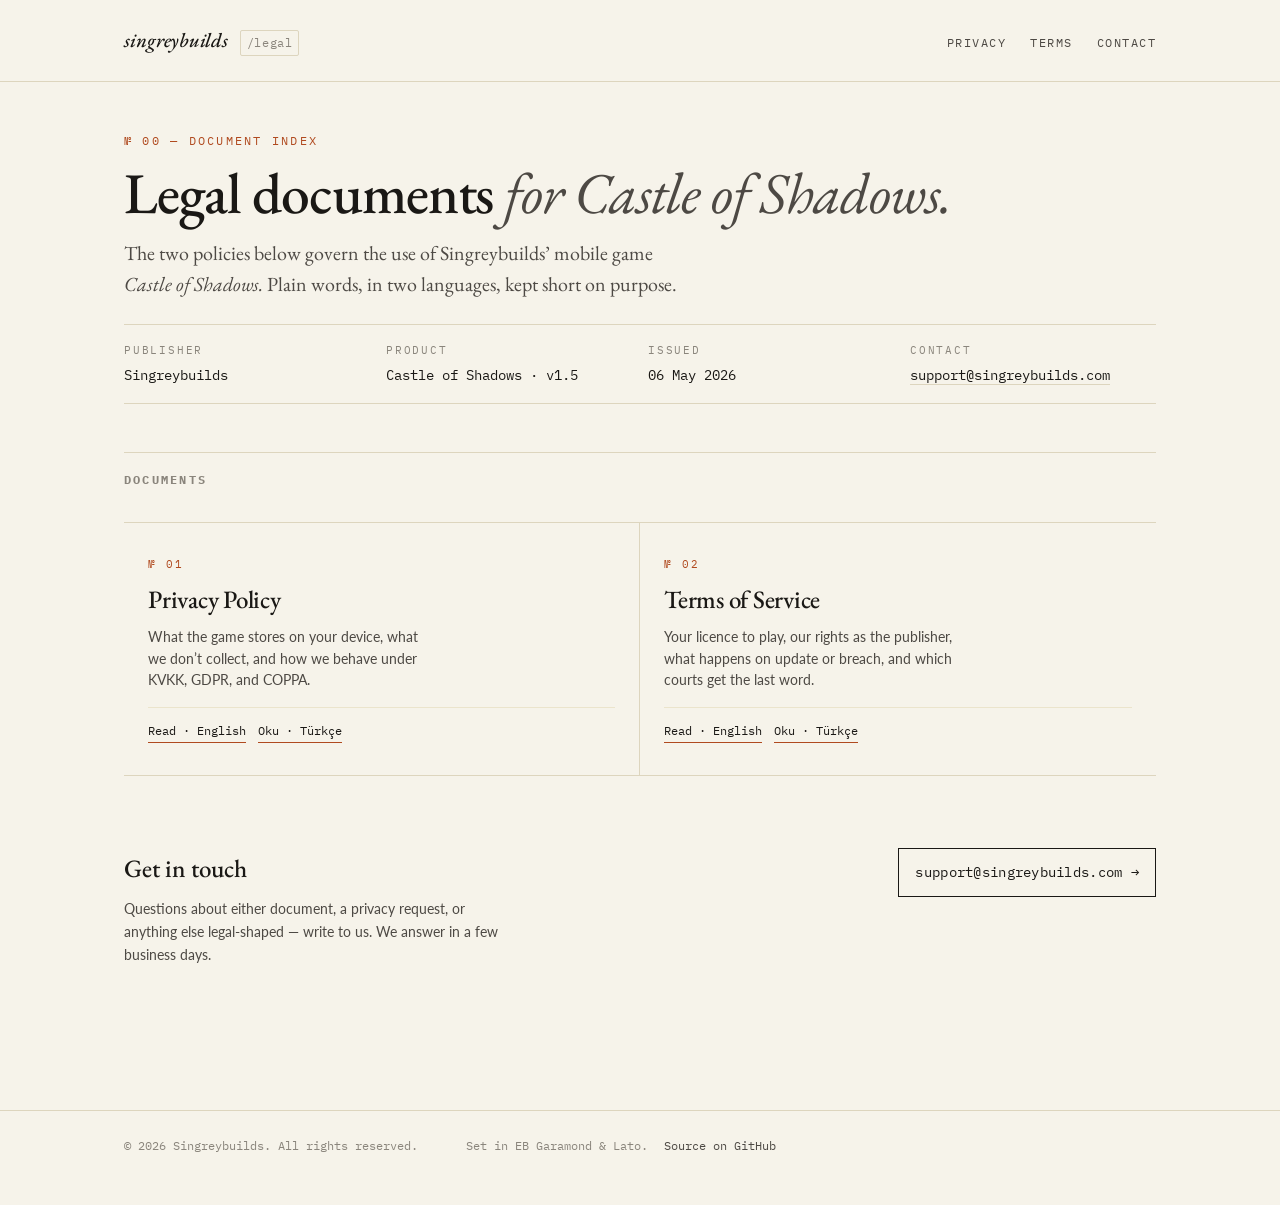
<file: index.html>
<!doctype html>
<html lang="en">
  <head>
    <meta charset="utf-8" />
    <meta name="viewport" content="width=device-width, initial-scale=1" />
    <meta name="theme-color" content="#f6f3ea" />
    <title>Singreybuilds — Legal · Castle of Shadows</title>
    <meta
      name="description"
      content="Privacy Policy and Terms of Service for the Castle of Shadows mobile game by Singreybuilds."
    />
    <link rel="stylesheet" href="style.css" />
  </head>
  <body>
    <a class="skip-link" href="#main">Skip to content</a>

    <header class="masthead">
      <div class="page">
        <a class="brand" href="index.html">
          <span class="mark">singreybuilds</span>
          <span class="slash">/legal</span>
        </a>
        <nav aria-label="Document index">
          <ul class="site-nav">
            <li><a href="privacy.html">Privacy</a></li>
            <li><a href="terms.html">Terms</a></li>
            <li><a href="mailto:support@singreybuilds.com">Contact</a></li>
          </ul>
        </nav>
      </div>
    </header>

    <main id="main" class="page">
      <section class="intro">
        <span class="eyebrow">№ 00 — Document index</span>
        <h1 class="display">Legal documents <em>for Castle of Shadows.</em></h1>
        <p class="lede">
          The two policies below govern the use of Singreybuilds&rsquo; mobile game
          <em>Castle of Shadows.</em> Plain words, in two languages, kept
          short on purpose.
        </p>
        <dl class="meta-bar">
          <div>
            <dt>Publisher</dt>
            <dd>Singreybuilds</dd>
          </div>
          <div>
            <dt>Product</dt>
            <dd>Castle of Shadows · v1.5</dd>
          </div>
          <div>
            <dt>Issued</dt>
            <dd>06 May 2026</dd>
          </div>
          <div>
            <dt>Contact</dt>
            <dd><a href="mailto:support@singreybuilds.com">support@singreybuilds.com</a></dd>
          </div>
        </dl>
      </section>

      <h2 class="section-hed">Documents</h2>
      <div class="docs-grid">
        <article class="doc-card">
          <span class="card-num">№ 01</span>
          <h3>Privacy Policy</h3>
          <p class="card-desc">
            What the game stores on your device, what we don&rsquo;t collect,
            and how we behave under KVKK, GDPR, and COPPA.
          </p>
          <div class="langs">
            <a class="lang-link" href="privacy.html">Read · English</a>
            <a class="lang-link" href="privacy-tr.html">Oku · Türkçe</a>
          </div>
        </article>
        <article class="doc-card">
          <span class="card-num">№ 02</span>
          <h3>Terms of Service</h3>
          <p class="card-desc">
            Your licence to play, our rights as the publisher, what happens
            on update or breach, and which courts get the last word.
          </p>
          <div class="langs">
            <a class="lang-link" href="terms.html">Read · English</a>
            <a class="lang-link" href="terms-tr.html">Oku · Türkçe</a>
          </div>
        </article>
      </div>

      <section class="contact-block">
        <div class="row">
          <h3>Get in touch</h3>
          <p>
            Questions about either document, a privacy request, or anything
            else legal-shaped — write to us. We answer in a few business days.
          </p>
        </div>
        <a class="email" href="mailto:support@singreybuilds.com">
          support@singreybuilds.com →
        </a>
      </section>
    </main>

    <footer class="colophon">
      <div class="page">
        <span>&copy; 2026 Singreybuilds. All rights reserved.</span>
        <div class="colophon-meta">
          <span>Set in EB Garamond &amp; Lato.</span>
          <a href="https://github.com/SingreyG/castleofshadows-legal" target="_blank" rel="noopener"
            >Source on GitHub</a
          >
        </div>
      </div>
    </footer>
  </body>
</html>
</file>
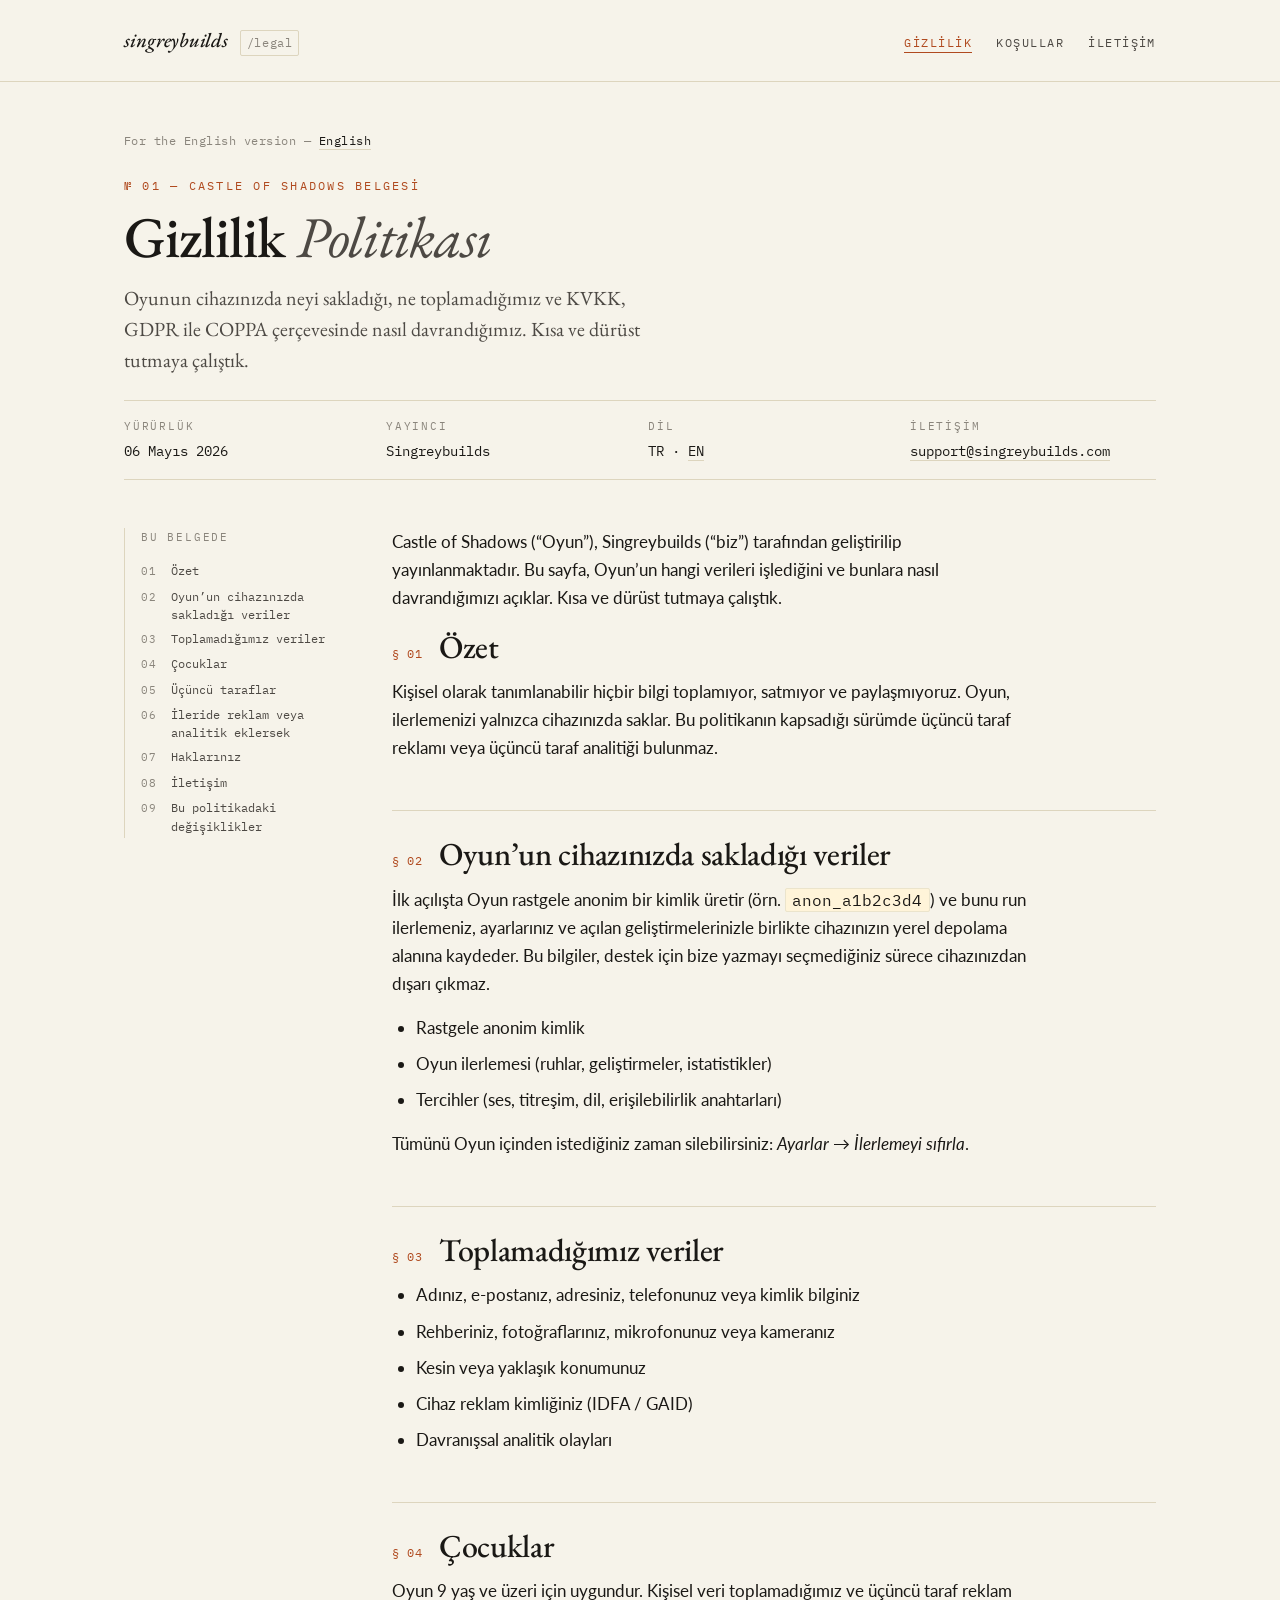
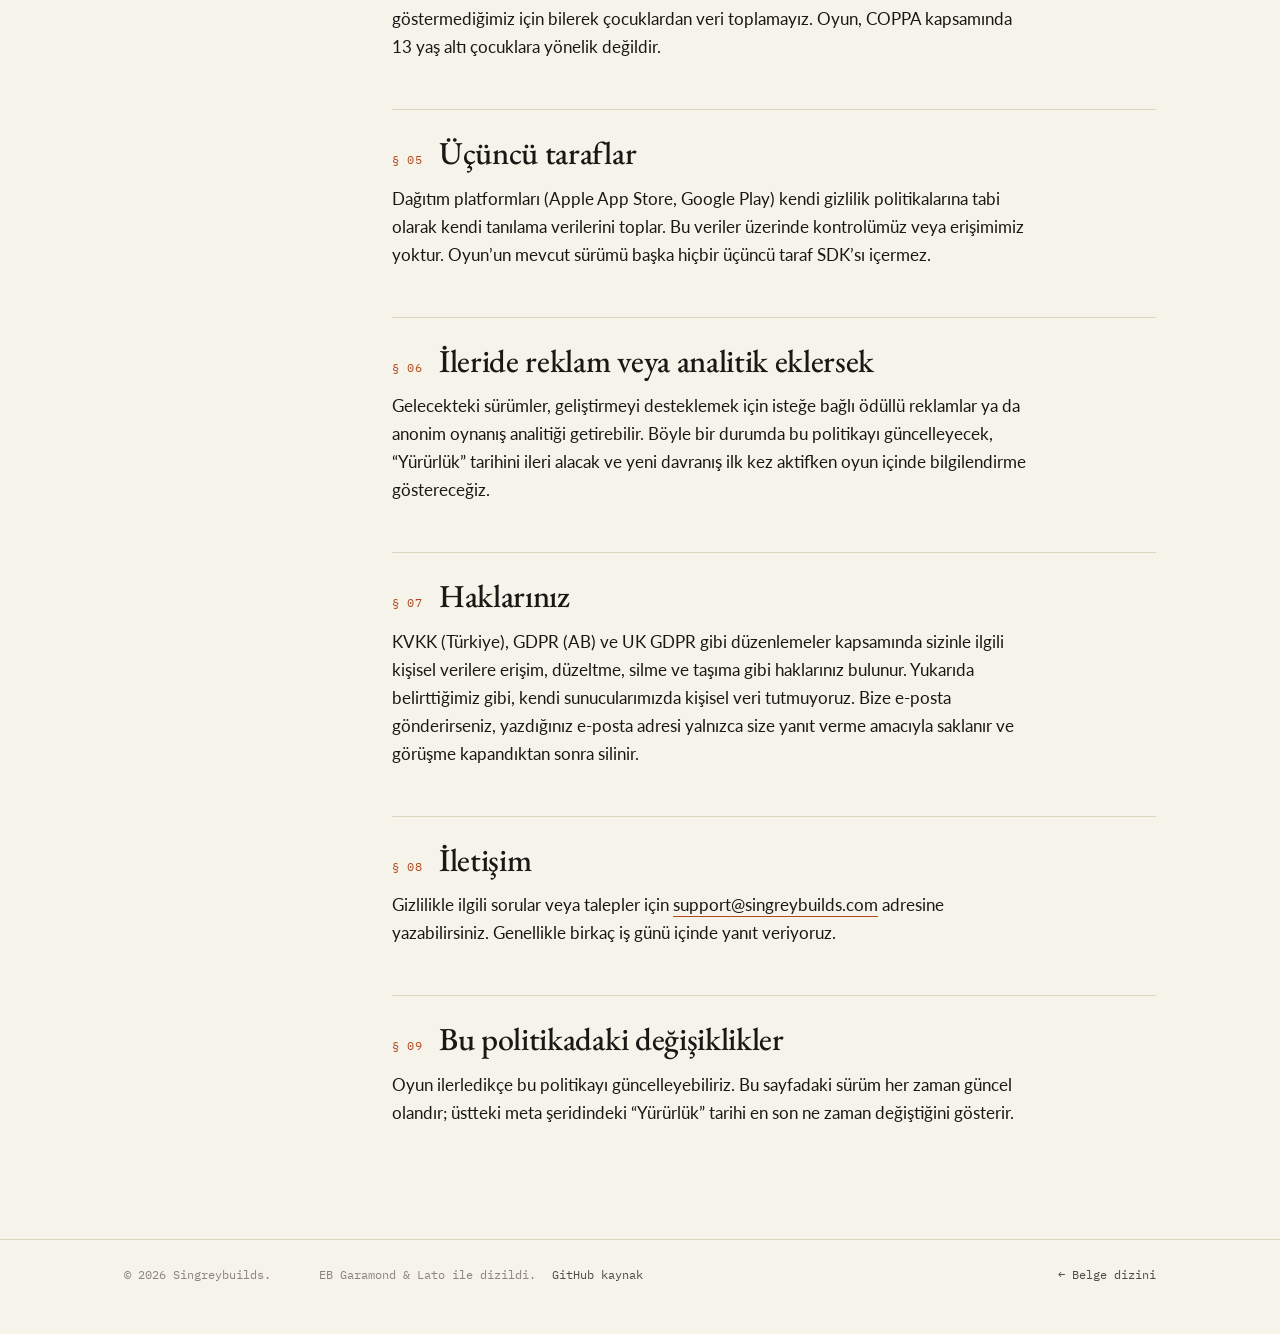
<file: privacy-tr.html>
<!doctype html>
<html lang="tr">
  <head>
    <meta charset="utf-8" />
    <meta name="viewport" content="width=device-width, initial-scale=1" />
    <meta name="theme-color" content="#f6f3ea" />
    <title>Gizlilik Politikası — Castle of Shadows · Singreybuilds</title>
    <meta
      name="description"
      content="Singreybuilds tarafından yayınlanan Castle of Shadows mobil oyununun Gizlilik Politikası."
    />
    <link rel="stylesheet" href="style.css" />
  </head>
  <body>
    <a class="skip-link" href="#main">İçeriğe atla</a>

    <header class="masthead">
      <div class="page">
        <a class="brand" href="index.html">
          <span class="mark">singreybuilds</span>
          <span class="slash">/legal</span>
        </a>
        <nav aria-label="Belge dizini">
          <ul class="site-nav">
            <li><a href="privacy-tr.html" aria-current="page">Gizlilik</a></li>
            <li><a href="terms-tr.html">Koşullar</a></li>
            <li><a href="mailto:support@singreybuilds.com">İletişim</a></li>
          </ul>
        </nav>
      </div>
    </header>

    <main id="main" class="page">
      <section class="intro">
        <p class="lang-switch">
          For the English version &mdash; <a href="privacy.html">English</a>
        </p>
        <span class="eyebrow">№ 01 — Castle of Shadows belgesi</span>
        <h1 class="display">Gizlilik <em>Politikası</em></h1>
        <p class="lede">
          Oyunun cihazınızda neyi sakladığı, ne toplamadığımız ve KVKK, GDPR
          ile COPPA çerçevesinde nasıl davrandığımız. Kısa ve dürüst tutmaya
          çalıştık.
        </p>
        <dl class="meta-bar">
          <div><dt>Yürürlük</dt><dd>06 Mayıs 2026</dd></div>
          <div><dt>Yayıncı</dt><dd>Singreybuilds</dd></div>
          <div><dt>Dil</dt><dd>TR · <a href="privacy.html">EN</a></dd></div>
          <div>
            <dt>İletişim</dt>
            <dd><a href="mailto:support@singreybuilds.com">support@singreybuilds.com</a></dd>
          </div>
        </dl>
      </section>

      <div class="reader">
        <aside class="toc" aria-label="İçindekiler">
          <span class="toc-label">Bu belgede</span>
          <ol>
            <li><a href="#ozet">Özet</a></li>
            <li><a href="#cihaz-veri">Oyun&rsquo;un cihazınızda sakladığı veriler</a></li>
            <li><a href="#toplanmayan">Toplamadığımız veriler</a></li>
            <li><a href="#cocuklar">Çocuklar</a></li>
            <li><a href="#ucuncu-taraf">Üçüncü taraflar</a></li>
            <li><a href="#gelecek">İleride reklam veya analitik eklersek</a></li>
            <li><a href="#haklar">Haklarınız</a></li>
            <li><a href="#iletisim">İletişim</a></li>
            <li><a href="#degisiklik">Bu politikadaki değişiklikler</a></li>
          </ol>
        </aside>

        <article class="content">
          <p>
            Castle of Shadows (&ldquo;Oyun&rdquo;), Singreybuilds
            (&ldquo;biz&rdquo;) tarafından geliştirilip yayınlanmaktadır.
            Bu sayfa, Oyun&rsquo;un hangi verileri işlediğini ve bunlara
            nasıl davrandığımızı açıklar. Kısa ve dürüst tutmaya çalıştık.
          </p>

          <h2 id="ozet"><span class="num">§ 01</span>Özet</h2>
          <p>
            Kişisel olarak tanımlanabilir hiçbir bilgi toplamıyor, satmıyor
            ve paylaşmıyoruz. Oyun, ilerlemenizi yalnızca cihazınızda saklar.
            Bu politikanın kapsadığı sürümde üçüncü taraf reklamı veya üçüncü
            taraf analitiği bulunmaz.
          </p>

          <h2 id="cihaz-veri"><span class="num">§ 02</span>Oyun&rsquo;un cihazınızda sakladığı veriler</h2>
          <p>
            İlk açılışta Oyun rastgele anonim bir kimlik üretir (örn.
            <code>anon_a1b2c3d4</code>) ve bunu run ilerlemeniz, ayarlarınız
            ve açılan geliştirmelerinizle birlikte cihazınızın yerel depolama
            alanına kaydeder. Bu bilgiler, destek için bize yazmayı seçmediğiniz
            sürece cihazınızdan dışarı çıkmaz.
          </p>
          <ul>
            <li>Rastgele anonim kimlik</li>
            <li>Oyun ilerlemesi (ruhlar, geliştirmeler, istatistikler)</li>
            <li>Tercihler (ses, titreşim, dil, erişilebilirlik anahtarları)</li>
          </ul>
          <p>
            Tümünü Oyun içinden istediğiniz zaman silebilirsiniz:
            <em>Ayarlar &rarr; İlerlemeyi sıfırla</em>.
          </p>

          <h2 id="toplanmayan"><span class="num">§ 03</span>Toplamadığımız veriler</h2>
          <ul>
            <li>Adınız, e-postanız, adresiniz, telefonunuz veya kimlik bilginiz</li>
            <li>Rehberiniz, fotoğraflarınız, mikrofonunuz veya kameranız</li>
            <li>Kesin veya yaklaşık konumunuz</li>
            <li>Cihaz reklam kimliğiniz (IDFA / GAID)</li>
            <li>Davranışsal analitik olayları</li>
          </ul>

          <h2 id="cocuklar"><span class="num">§ 04</span>Çocuklar</h2>
          <p>
            Oyun 9 yaş ve üzeri için uygundur. Kişisel veri toplamadığımız
            ve üçüncü taraf reklam göstermediğimiz için bilerek çocuklardan
            veri toplamayız. Oyun, COPPA kapsamında 13 yaş altı çocuklara
            yönelik değildir.
          </p>

          <h2 id="ucuncu-taraf"><span class="num">§ 05</span>Üçüncü taraflar</h2>
          <p>
            Dağıtım platformları (Apple App Store, Google Play) kendi
            gizlilik politikalarına tabi olarak kendi tanılama verilerini
            toplar. Bu veriler üzerinde kontrolümüz veya erişimimiz yoktur.
            Oyun&rsquo;un mevcut sürümü başka hiçbir üçüncü taraf SDK&rsquo;sı
            içermez.
          </p>

          <h2 id="gelecek"><span class="num">§ 06</span>İleride reklam veya analitik eklersek</h2>
          <p>
            Gelecekteki sürümler, geliştirmeyi desteklemek için isteğe bağlı
            ödüllü reklamlar ya da anonim oynanış analitiği getirebilir.
            Böyle bir durumda bu politikayı güncelleyecek,
            &ldquo;Yürürlük&rdquo; tarihini ileri alacak ve yeni davranış
            ilk kez aktifken oyun içinde bilgilendirme göstereceğiz.
          </p>

          <h2 id="haklar"><span class="num">§ 07</span>Haklarınız</h2>
          <p>
            KVKK (Türkiye), GDPR (AB) ve UK GDPR gibi düzenlemeler kapsamında
            sizinle ilgili kişisel verilere erişim, düzeltme, silme ve taşıma
            gibi haklarınız bulunur. Yukarıda belirttiğimiz gibi, kendi
            sunucularımızda kişisel veri tutmuyoruz. Bize e-posta gönderirseniz,
            yazdığınız e-posta adresi yalnızca size yanıt verme amacıyla
            saklanır ve görüşme kapandıktan sonra silinir.
          </p>

          <h2 id="iletisim"><span class="num">§ 08</span>İletişim</h2>
          <p>
            Gizlilikle ilgili sorular veya talepler için
            <a href="mailto:support@singreybuilds.com">support@singreybuilds.com</a>
            adresine yazabilirsiniz. Genellikle birkaç iş günü içinde
            yanıt veriyoruz.
          </p>

          <h2 id="degisiklik"><span class="num">§ 09</span>Bu politikadaki değişiklikler</h2>
          <p>
            Oyun ilerledikçe bu politikayı güncelleyebiliriz. Bu sayfadaki
            sürüm her zaman güncel olandır; üstteki meta şeridindeki
            &ldquo;Yürürlük&rdquo; tarihi en son ne zaman değiştiğini gösterir.
          </p>
        </article>
      </div>
    </main>

    <footer class="colophon">
      <div class="page">
        <span>&copy; 2026 Singreybuilds.</span>
        <div class="colophon-meta">
          <span>EB Garamond &amp; Lato ile dizildi.</span>
          <a href="https://github.com/SingreyG/castleofshadows-legal" target="_blank" rel="noopener"
            >GitHub kaynak</a
          >
        </div>
        <a class="back" href="index.html">&larr; Belge dizini</a>
      </div>
    </footer>
  </body>
</html>
</file>
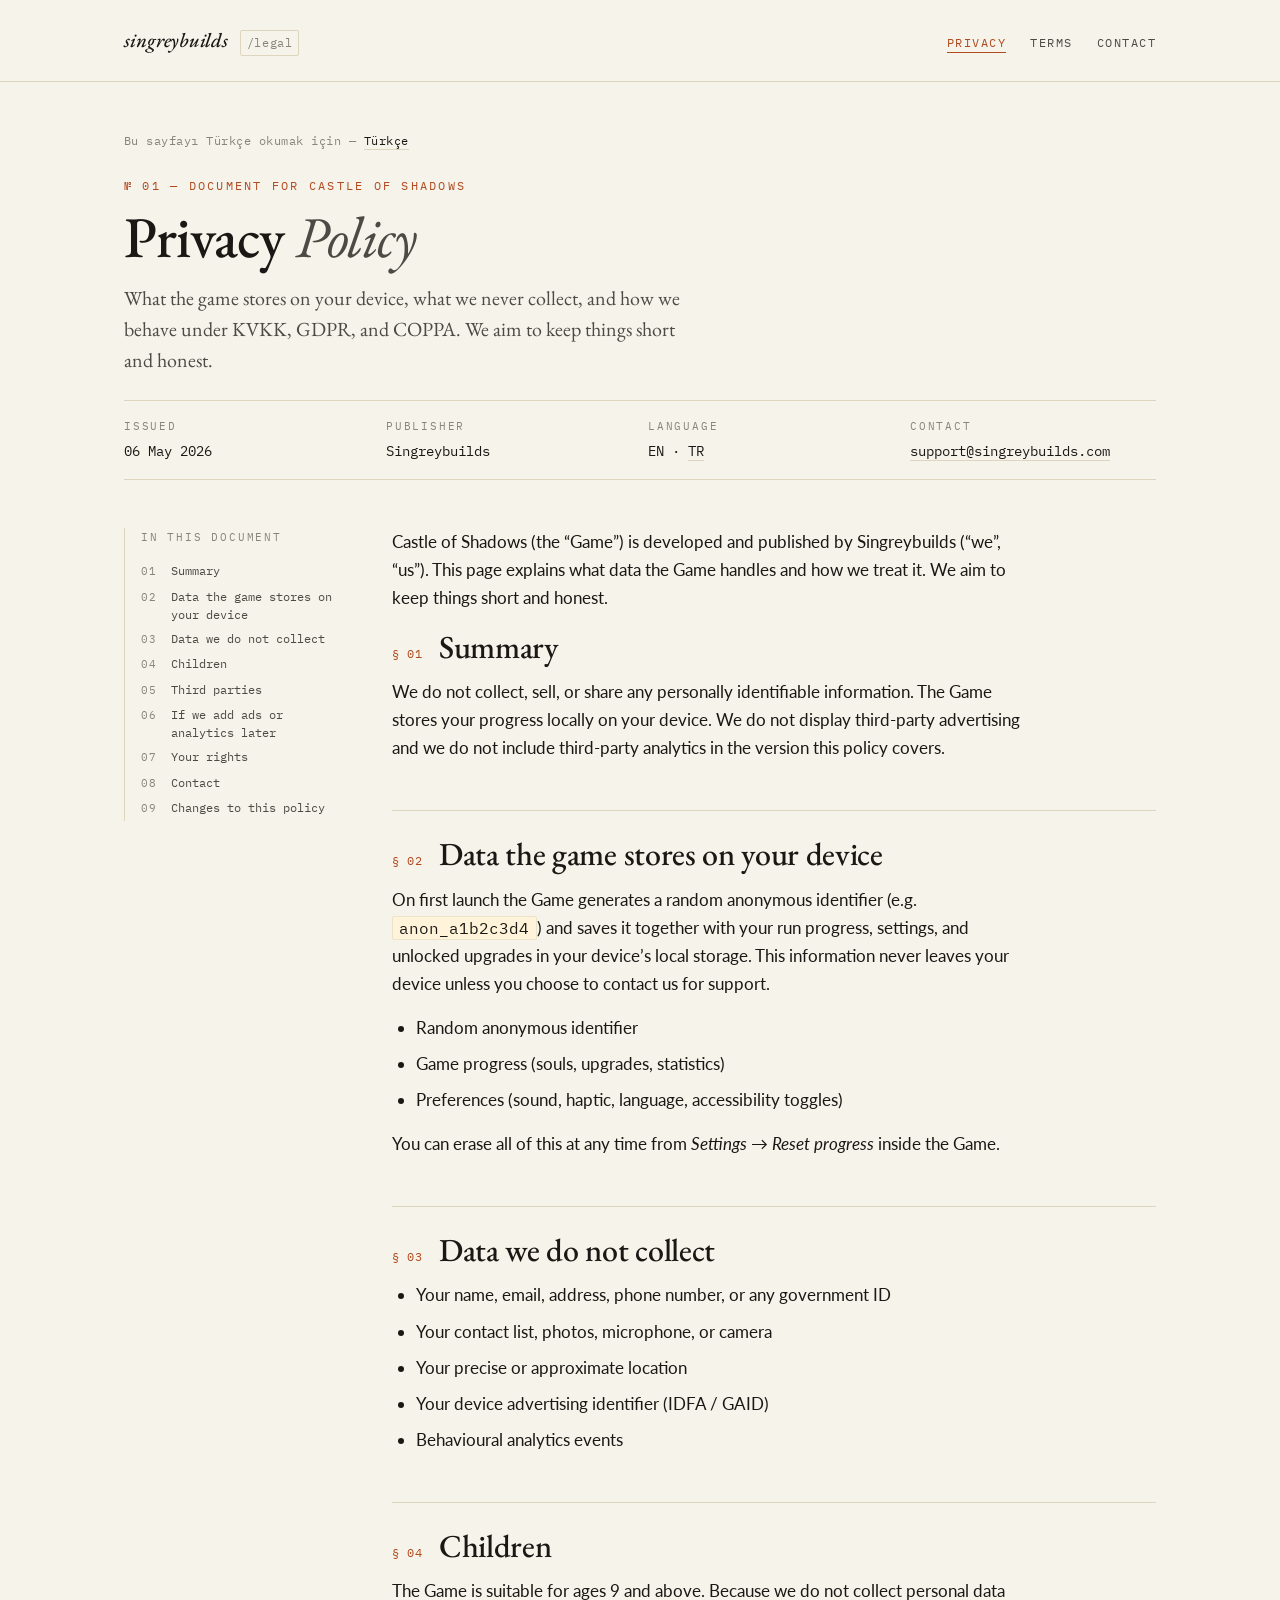
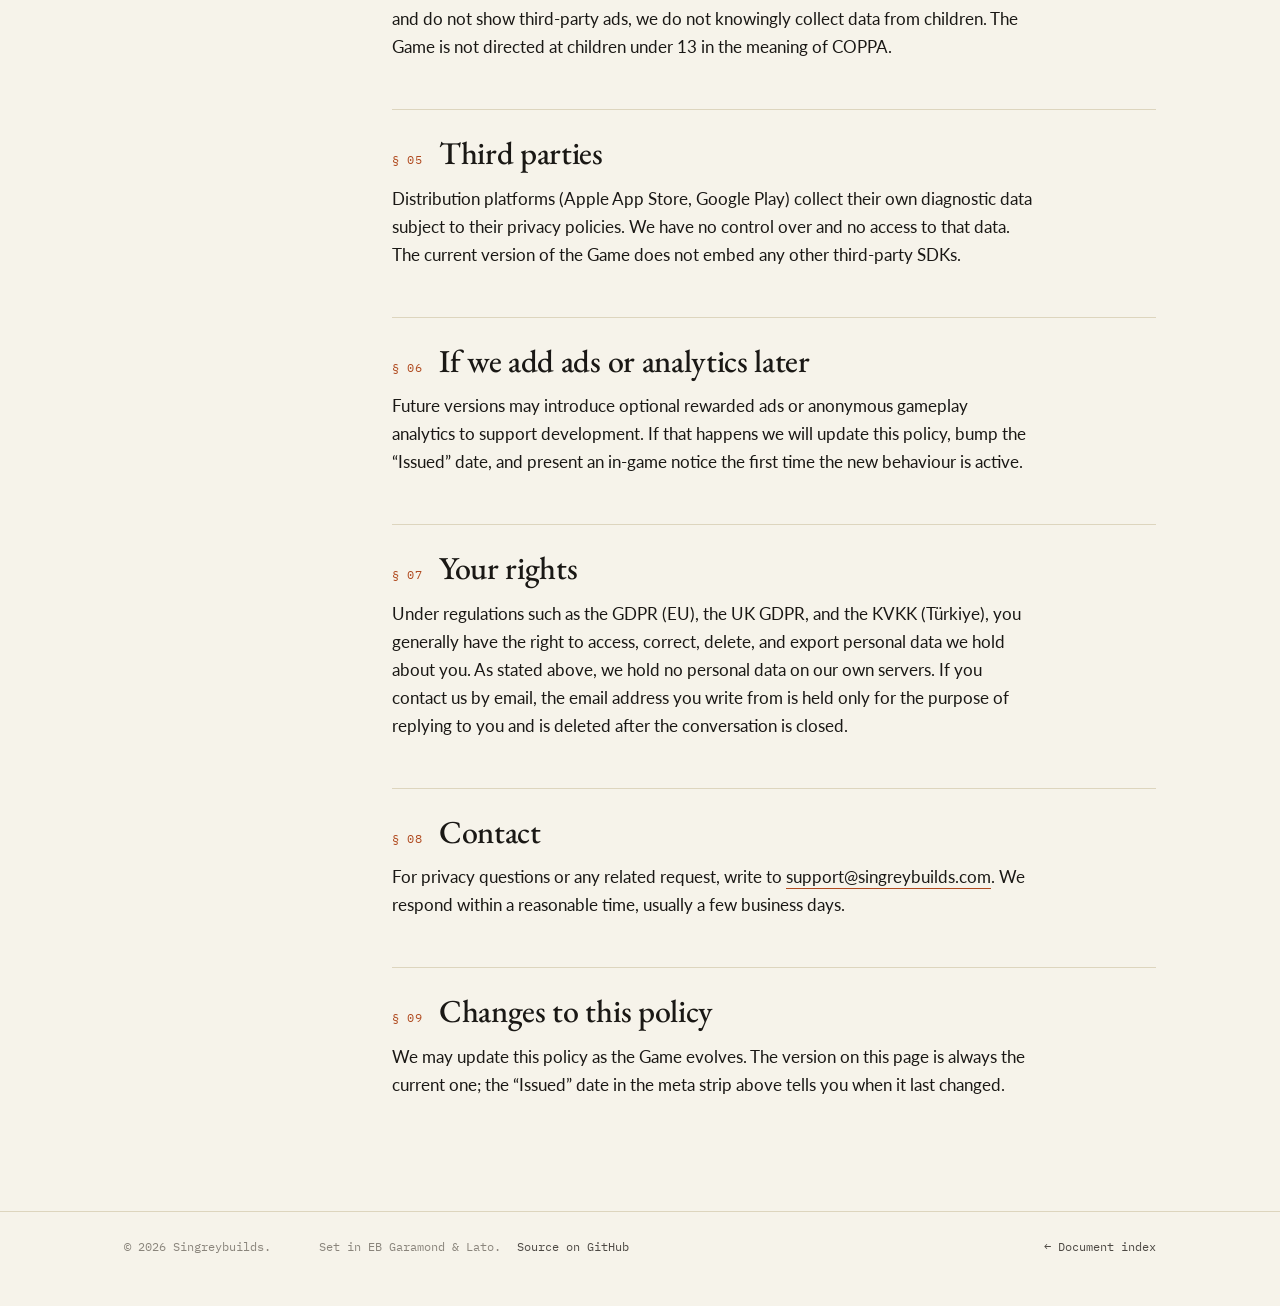
<file: privacy.html>
<!doctype html>
<html lang="en">
  <head>
    <meta charset="utf-8" />
    <meta name="viewport" content="width=device-width, initial-scale=1" />
    <meta name="theme-color" content="#f6f3ea" />
    <title>Privacy Policy — Castle of Shadows · Singreybuilds</title>
    <meta
      name="description"
      content="Privacy Policy for the Castle of Shadows mobile game by Singreybuilds."
    />
    <link rel="stylesheet" href="style.css" />
  </head>
  <body>
    <a class="skip-link" href="#main">Skip to content</a>

    <header class="masthead">
      <div class="page">
        <a class="brand" href="index.html">
          <span class="mark">singreybuilds</span>
          <span class="slash">/legal</span>
        </a>
        <nav aria-label="Document index">
          <ul class="site-nav">
            <li><a href="privacy.html" aria-current="page">Privacy</a></li>
            <li><a href="terms.html">Terms</a></li>
            <li><a href="mailto:support@singreybuilds.com">Contact</a></li>
          </ul>
        </nav>
      </div>
    </header>

    <main id="main" class="page">
      <section class="intro">
        <p class="lang-switch">
          Bu sayfayı Türkçe okumak için &mdash; <a href="privacy-tr.html">Türkçe</a>
        </p>
        <span class="eyebrow">№ 01 — Document for Castle of Shadows</span>
        <h1 class="display">Privacy <em>Policy</em></h1>
        <p class="lede">
          What the game stores on your device, what we never collect, and how
          we behave under KVKK, GDPR, and COPPA. We aim to keep things short
          and honest.
        </p>
        <dl class="meta-bar">
          <div><dt>Issued</dt><dd>06 May 2026</dd></div>
          <div><dt>Publisher</dt><dd>Singreybuilds</dd></div>
          <div><dt>Language</dt><dd>EN · <a href="privacy-tr.html">TR</a></dd></div>
          <div>
            <dt>Contact</dt>
            <dd><a href="mailto:support@singreybuilds.com">support@singreybuilds.com</a></dd>
          </div>
        </dl>
      </section>

      <div class="reader">
        <aside class="toc" aria-label="Table of contents">
          <span class="toc-label">In this document</span>
          <ol>
            <li><a href="#summary">Summary</a></li>
            <li><a href="#device-data">Data the game stores on your device</a></li>
            <li><a href="#not-collected">Data we do not collect</a></li>
            <li><a href="#children">Children</a></li>
            <li><a href="#third-parties">Third parties</a></li>
            <li><a href="#future">If we add ads or analytics later</a></li>
            <li><a href="#rights">Your rights</a></li>
            <li><a href="#contact">Contact</a></li>
            <li><a href="#changes">Changes to this policy</a></li>
          </ol>
        </aside>

        <article class="content">
          <p>
            Castle of Shadows (the &ldquo;Game&rdquo;) is developed and
            published by Singreybuilds (&ldquo;we&rdquo;, &ldquo;us&rdquo;).
            This page explains what data the Game handles and how we treat
            it. We aim to keep things short and honest.
          </p>

          <h2 id="summary"><span class="num">§ 01</span>Summary</h2>
          <p>
            We do not collect, sell, or share any personally identifiable
            information. The Game stores your progress locally on your device.
            We do not display third-party advertising and we do not include
            third-party analytics in the version this policy covers.
          </p>

          <h2 id="device-data"><span class="num">§ 02</span>Data the game stores on your device</h2>
          <p>
            On first launch the Game generates a random anonymous identifier
            (e.g. <code>anon_a1b2c3d4</code>) and saves it together with your
            run progress, settings, and unlocked upgrades in your
            device&rsquo;s local storage. This information never leaves your
            device unless you choose to contact us for support.
          </p>
          <ul>
            <li>Random anonymous identifier</li>
            <li>Game progress (souls, upgrades, statistics)</li>
            <li>Preferences (sound, haptic, language, accessibility toggles)</li>
          </ul>
          <p>
            You can erase all of this at any time from
            <em>Settings &rarr; Reset progress</em> inside the Game.
          </p>

          <h2 id="not-collected"><span class="num">§ 03</span>Data we do not collect</h2>
          <ul>
            <li>Your name, email, address, phone number, or any government ID</li>
            <li>Your contact list, photos, microphone, or camera</li>
            <li>Your precise or approximate location</li>
            <li>Your device advertising identifier (IDFA / GAID)</li>
            <li>Behavioural analytics events</li>
          </ul>

          <h2 id="children"><span class="num">§ 04</span>Children</h2>
          <p>
            The Game is suitable for ages 9 and above. Because we do not
            collect personal data and do not show third-party ads, we do not
            knowingly collect data from children. The Game is not directed
            at children under 13 in the meaning of COPPA.
          </p>

          <h2 id="third-parties"><span class="num">§ 05</span>Third parties</h2>
          <p>
            Distribution platforms (Apple App Store, Google Play) collect
            their own diagnostic data subject to their privacy policies. We
            have no control over and no access to that data. The current
            version of the Game does not embed any other third-party SDKs.
          </p>

          <h2 id="future"><span class="num">§ 06</span>If we add ads or analytics later</h2>
          <p>
            Future versions may introduce optional rewarded ads or anonymous
            gameplay analytics to support development. If that happens we
            will update this policy, bump the &ldquo;Issued&rdquo; date, and
            present an in-game notice the first time the new behaviour is
            active.
          </p>

          <h2 id="rights"><span class="num">§ 07</span>Your rights</h2>
          <p>
            Under regulations such as the GDPR (EU), the UK GDPR, and the
            KVKK (Türkiye), you generally have the right to access, correct,
            delete, and export personal data we hold about you. As stated
            above, we hold no personal data on our own servers. If you
            contact us by email, the email address you write from is held
            only for the purpose of replying to you and is deleted after
            the conversation is closed.
          </p>

          <h2 id="contact"><span class="num">§ 08</span>Contact</h2>
          <p>
            For privacy questions or any related request, write to
            <a href="mailto:support@singreybuilds.com">support@singreybuilds.com</a>.
            We respond within a reasonable time, usually a few business days.
          </p>

          <h2 id="changes"><span class="num">§ 09</span>Changes to this policy</h2>
          <p>
            We may update this policy as the Game evolves. The version on
            this page is always the current one; the &ldquo;Issued&rdquo;
            date in the meta strip above tells you when it last changed.
          </p>
        </article>
      </div>
    </main>

    <footer class="colophon">
      <div class="page">
        <span>&copy; 2026 Singreybuilds.</span>
        <div class="colophon-meta">
          <span>Set in EB Garamond &amp; Lato.</span>
          <a href="https://github.com/SingreyG/castleofshadows-legal" target="_blank" rel="noopener"
            >Source on GitHub</a
          >
        </div>
        <a class="back" href="index.html">&larr; Document index</a>
      </div>
    </footer>
  </body>
</html>
</file>
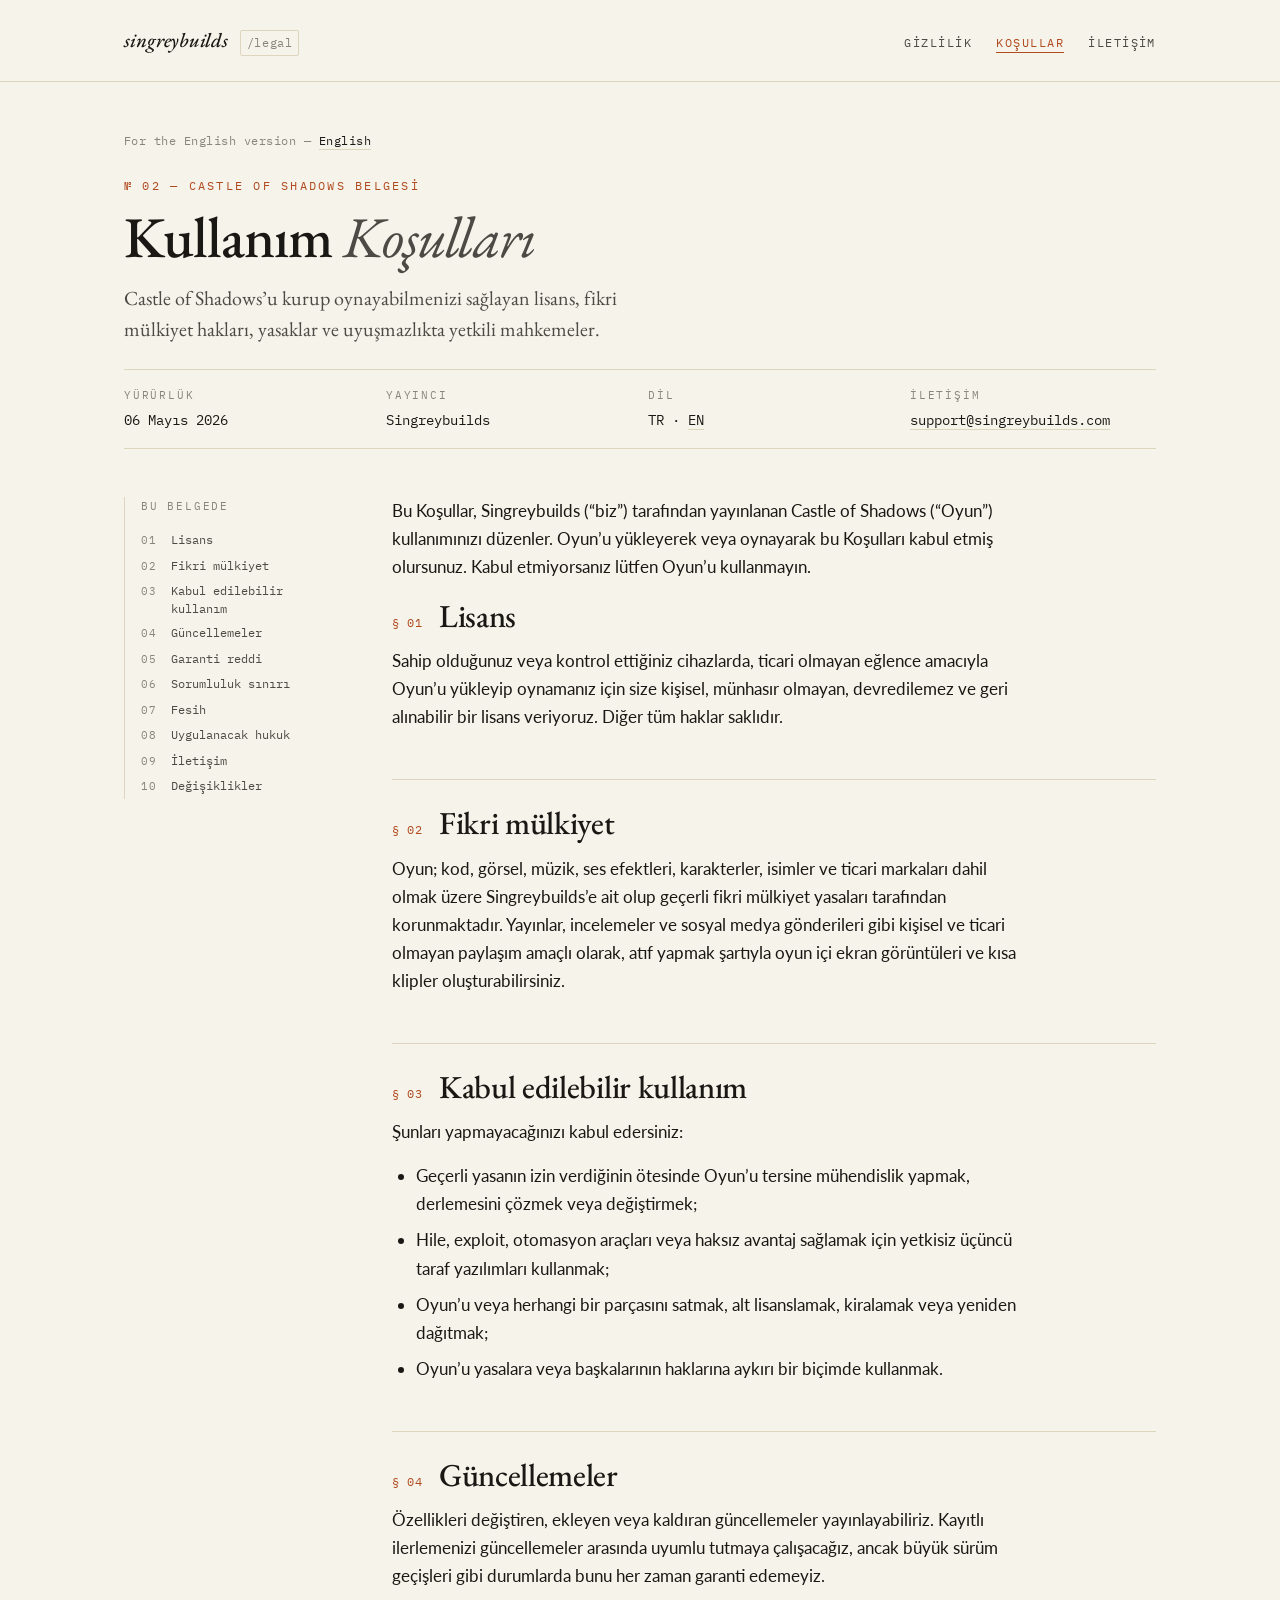
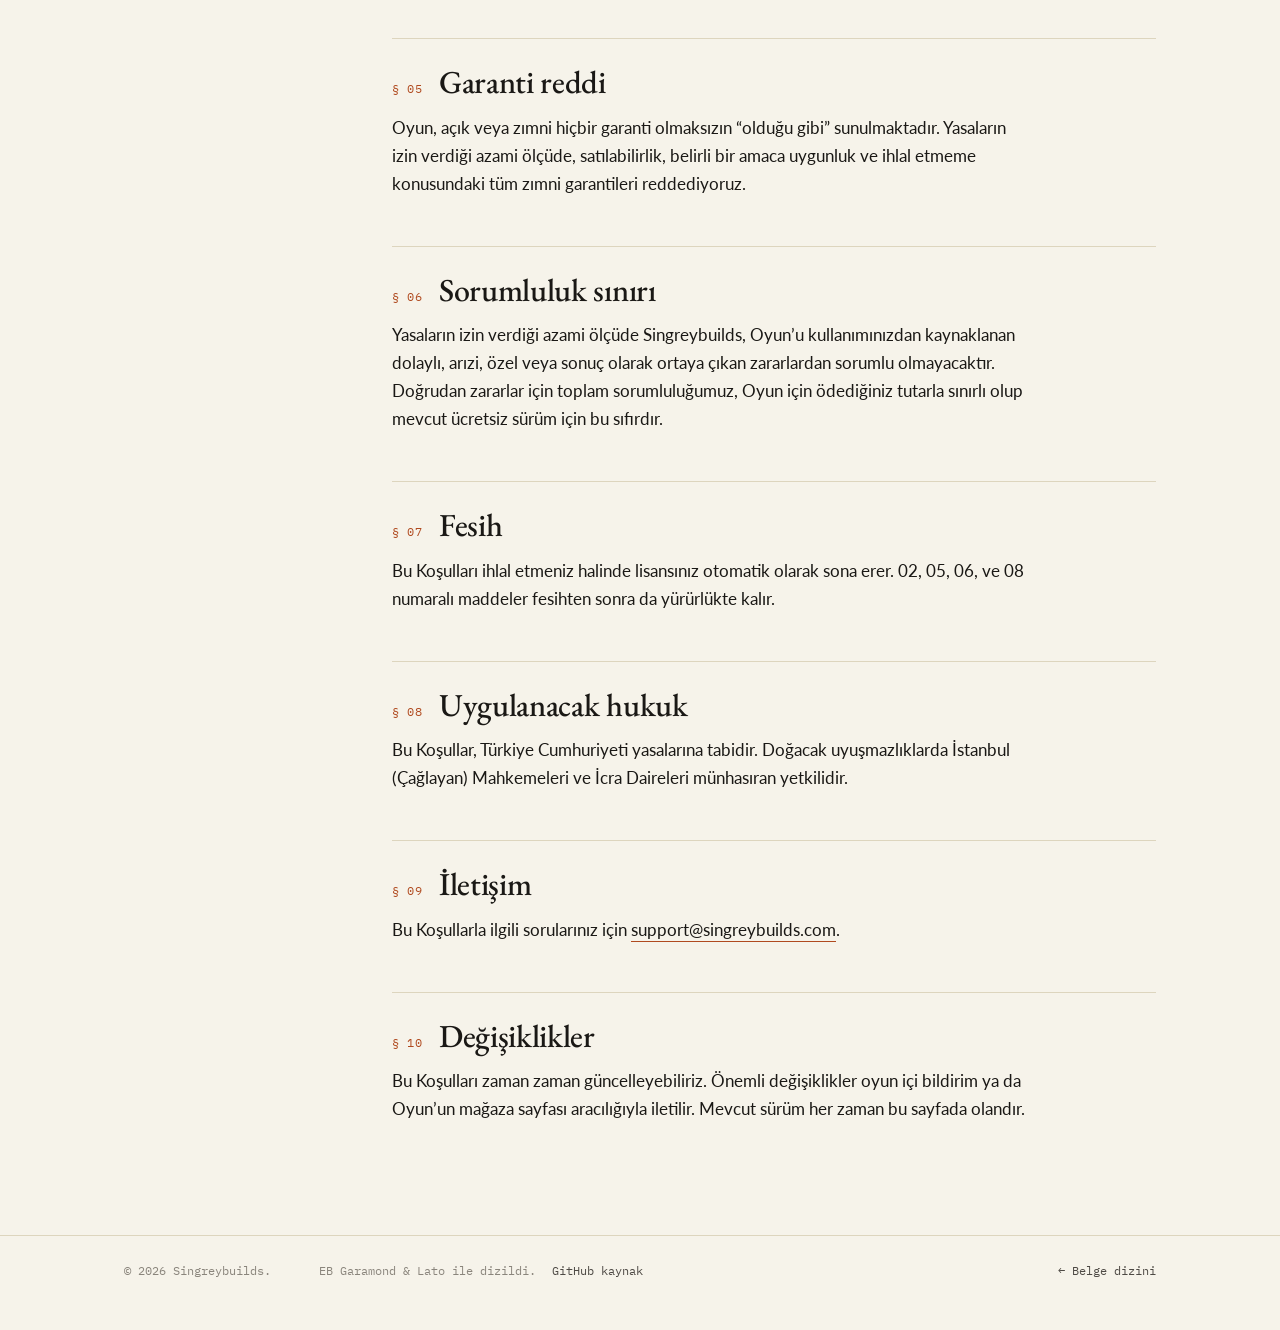
<file: terms-tr.html>
<!doctype html>
<html lang="tr">
  <head>
    <meta charset="utf-8" />
    <meta name="viewport" content="width=device-width, initial-scale=1" />
    <meta name="theme-color" content="#f6f3ea" />
    <title>Kullanım Koşulları — Castle of Shadows · Singreybuilds</title>
    <meta
      name="description"
      content="Singreybuilds tarafından yayınlanan Castle of Shadows mobil oyununun Kullanım Koşulları."
    />
    <link rel="stylesheet" href="style.css" />
  </head>
  <body>
    <a class="skip-link" href="#main">İçeriğe atla</a>

    <header class="masthead">
      <div class="page">
        <a class="brand" href="index.html">
          <span class="mark">singreybuilds</span>
          <span class="slash">/legal</span>
        </a>
        <nav aria-label="Belge dizini">
          <ul class="site-nav">
            <li><a href="privacy-tr.html">Gizlilik</a></li>
            <li><a href="terms-tr.html" aria-current="page">Koşullar</a></li>
            <li><a href="mailto:support@singreybuilds.com">İletişim</a></li>
          </ul>
        </nav>
      </div>
    </header>

    <main id="main" class="page">
      <section class="intro">
        <p class="lang-switch">
          For the English version &mdash; <a href="terms.html">English</a>
        </p>
        <span class="eyebrow">№ 02 — Castle of Shadows belgesi</span>
        <h1 class="display">Kullanım <em>Koşulları</em></h1>
        <p class="lede">
          Castle of Shadows&rsquo;u kurup oynayabilmenizi sağlayan lisans,
          fikri mülkiyet hakları, yasaklar ve uyuşmazlıkta yetkili
          mahkemeler.
        </p>
        <dl class="meta-bar">
          <div><dt>Yürürlük</dt><dd>06 Mayıs 2026</dd></div>
          <div><dt>Yayıncı</dt><dd>Singreybuilds</dd></div>
          <div><dt>Dil</dt><dd>TR · <a href="terms.html">EN</a></dd></div>
          <div>
            <dt>İletişim</dt>
            <dd><a href="mailto:support@singreybuilds.com">support@singreybuilds.com</a></dd>
          </div>
        </dl>
      </section>

      <div class="reader">
        <aside class="toc" aria-label="İçindekiler">
          <span class="toc-label">Bu belgede</span>
          <ol>
            <li><a href="#lisans">Lisans</a></li>
            <li><a href="#fm">Fikri mülkiyet</a></li>
            <li><a href="#kullanim">Kabul edilebilir kullanım</a></li>
            <li><a href="#guncel">Güncellemeler</a></li>
            <li><a href="#garanti">Garanti reddi</a></li>
            <li><a href="#sorumluluk">Sorumluluk sınırı</a></li>
            <li><a href="#fesih">Fesih</a></li>
            <li><a href="#hukuk">Uygulanacak hukuk</a></li>
            <li><a href="#iletisim">İletişim</a></li>
            <li><a href="#degisiklik">Değişiklikler</a></li>
          </ol>
        </aside>

        <article class="content">
          <p>
            Bu Koşullar, Singreybuilds (&ldquo;biz&rdquo;) tarafından
            yayınlanan Castle of Shadows (&ldquo;Oyun&rdquo;) kullanımınızı
            düzenler. Oyun&rsquo;u yükleyerek veya oynayarak bu Koşulları
            kabul etmiş olursunuz. Kabul etmiyorsanız lütfen Oyun&rsquo;u
            kullanmayın.
          </p>

          <h2 id="lisans"><span class="num">§ 01</span>Lisans</h2>
          <p>
            Sahip olduğunuz veya kontrol ettiğiniz cihazlarda, ticari olmayan
            eğlence amacıyla Oyun&rsquo;u yükleyip oynamanız için size
            kişisel, münhasır olmayan, devredilemez ve geri alınabilir bir
            lisans veriyoruz. Diğer tüm haklar saklıdır.
          </p>

          <h2 id="fm"><span class="num">§ 02</span>Fikri mülkiyet</h2>
          <p>
            Oyun; kod, görsel, müzik, ses efektleri, karakterler, isimler ve
            ticari markaları dahil olmak üzere Singreybuilds&rsquo;e ait
            olup geçerli fikri mülkiyet yasaları tarafından korunmaktadır.
            Yayınlar, incelemeler ve sosyal medya gönderileri gibi kişisel
            ve ticari olmayan paylaşım amaçlı olarak, atıf yapmak şartıyla
            oyun içi ekran görüntüleri ve kısa klipler oluşturabilirsiniz.
          </p>

          <h2 id="kullanim"><span class="num">§ 03</span>Kabul edilebilir kullanım</h2>
          <p>Şunları yapmayacağınızı kabul edersiniz:</p>
          <ul>
            <li>
              Geçerli yasanın izin verdiğinin ötesinde Oyun&rsquo;u tersine
              mühendislik yapmak, derlemesini çözmek veya değiştirmek;
            </li>
            <li>
              Hile, exploit, otomasyon araçları veya haksız avantaj sağlamak
              için yetkisiz üçüncü taraf yazılımları kullanmak;
            </li>
            <li>
              Oyun&rsquo;u veya herhangi bir parçasını satmak, alt
              lisanslamak, kiralamak veya yeniden dağıtmak;
            </li>
            <li>
              Oyun&rsquo;u yasalara veya başkalarının haklarına aykırı bir
              biçimde kullanmak.
            </li>
          </ul>

          <h2 id="guncel"><span class="num">§ 04</span>Güncellemeler</h2>
          <p>
            Özellikleri değiştiren, ekleyen veya kaldıran güncellemeler
            yayınlayabiliriz. Kayıtlı ilerlemenizi güncellemeler arasında
            uyumlu tutmaya çalışacağız, ancak büyük sürüm geçişleri gibi
            durumlarda bunu her zaman garanti edemeyiz.
          </p>

          <h2 id="garanti"><span class="num">§ 05</span>Garanti reddi</h2>
          <p>
            Oyun, açık veya zımni hiçbir garanti olmaksızın
            &ldquo;olduğu gibi&rdquo; sunulmaktadır. Yasaların izin verdiği
            azami ölçüde, satılabilirlik, belirli bir amaca uygunluk ve
            ihlal etmeme konusundaki tüm zımni garantileri reddediyoruz.
          </p>

          <h2 id="sorumluluk"><span class="num">§ 06</span>Sorumluluk sınırı</h2>
          <p>
            Yasaların izin verdiği azami ölçüde Singreybuilds, Oyun&rsquo;u
            kullanımınızdan kaynaklanan dolaylı, arızi, özel veya sonuç
            olarak ortaya çıkan zararlardan sorumlu olmayacaktır. Doğrudan
            zararlar için toplam sorumluluğumuz, Oyun için ödediğiniz
            tutarla sınırlı olup mevcut ücretsiz sürüm için bu sıfırdır.
          </p>

          <h2 id="fesih"><span class="num">§ 07</span>Fesih</h2>
          <p>
            Bu Koşulları ihlal etmeniz halinde lisansınız otomatik olarak
            sona erer. 02, 05, 06, ve 08 numaralı maddeler fesihten sonra
            da yürürlükte kalır.
          </p>

          <h2 id="hukuk"><span class="num">§ 08</span>Uygulanacak hukuk</h2>
          <p>
            Bu Koşullar, Türkiye Cumhuriyeti yasalarına tabidir. Doğacak
            uyuşmazlıklarda İstanbul (Çağlayan) Mahkemeleri ve İcra
            Daireleri münhasıran yetkilidir.
          </p>

          <h2 id="iletisim"><span class="num">§ 09</span>İletişim</h2>
          <p>
            Bu Koşullarla ilgili sorularınız için
            <a href="mailto:support@singreybuilds.com">support@singreybuilds.com</a>.
          </p>

          <h2 id="degisiklik"><span class="num">§ 10</span>Değişiklikler</h2>
          <p>
            Bu Koşulları zaman zaman güncelleyebiliriz. Önemli değişiklikler
            oyun içi bildirim ya da Oyun&rsquo;un mağaza sayfası aracılığıyla
            iletilir. Mevcut sürüm her zaman bu sayfada olandır.
          </p>
        </article>
      </div>
    </main>

    <footer class="colophon">
      <div class="page">
        <span>&copy; 2026 Singreybuilds.</span>
        <div class="colophon-meta">
          <span>EB Garamond &amp; Lato ile dizildi.</span>
          <a href="https://github.com/SingreyG/castleofshadows-legal" target="_blank" rel="noopener"
            >GitHub kaynak</a
          >
        </div>
        <a class="back" href="index.html">&larr; Belge dizini</a>
      </div>
    </footer>
  </body>
</html>
</file>
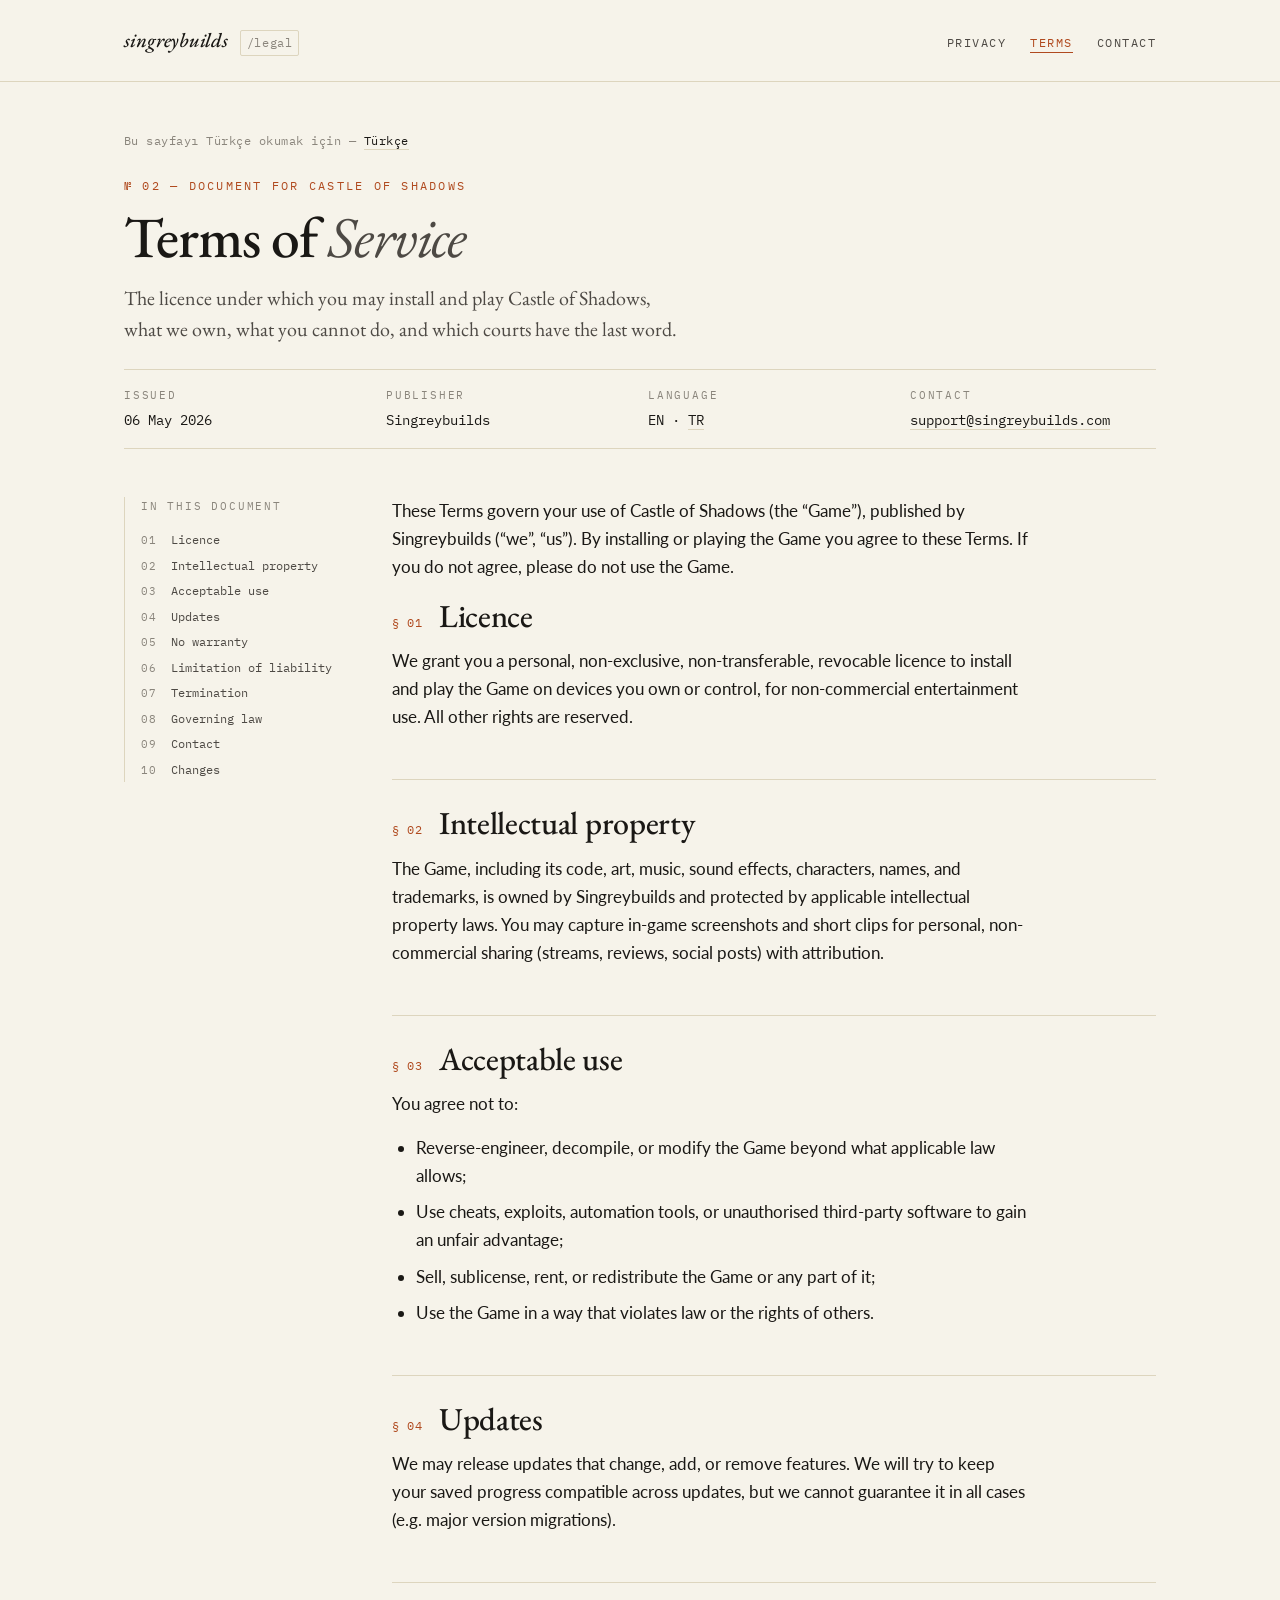
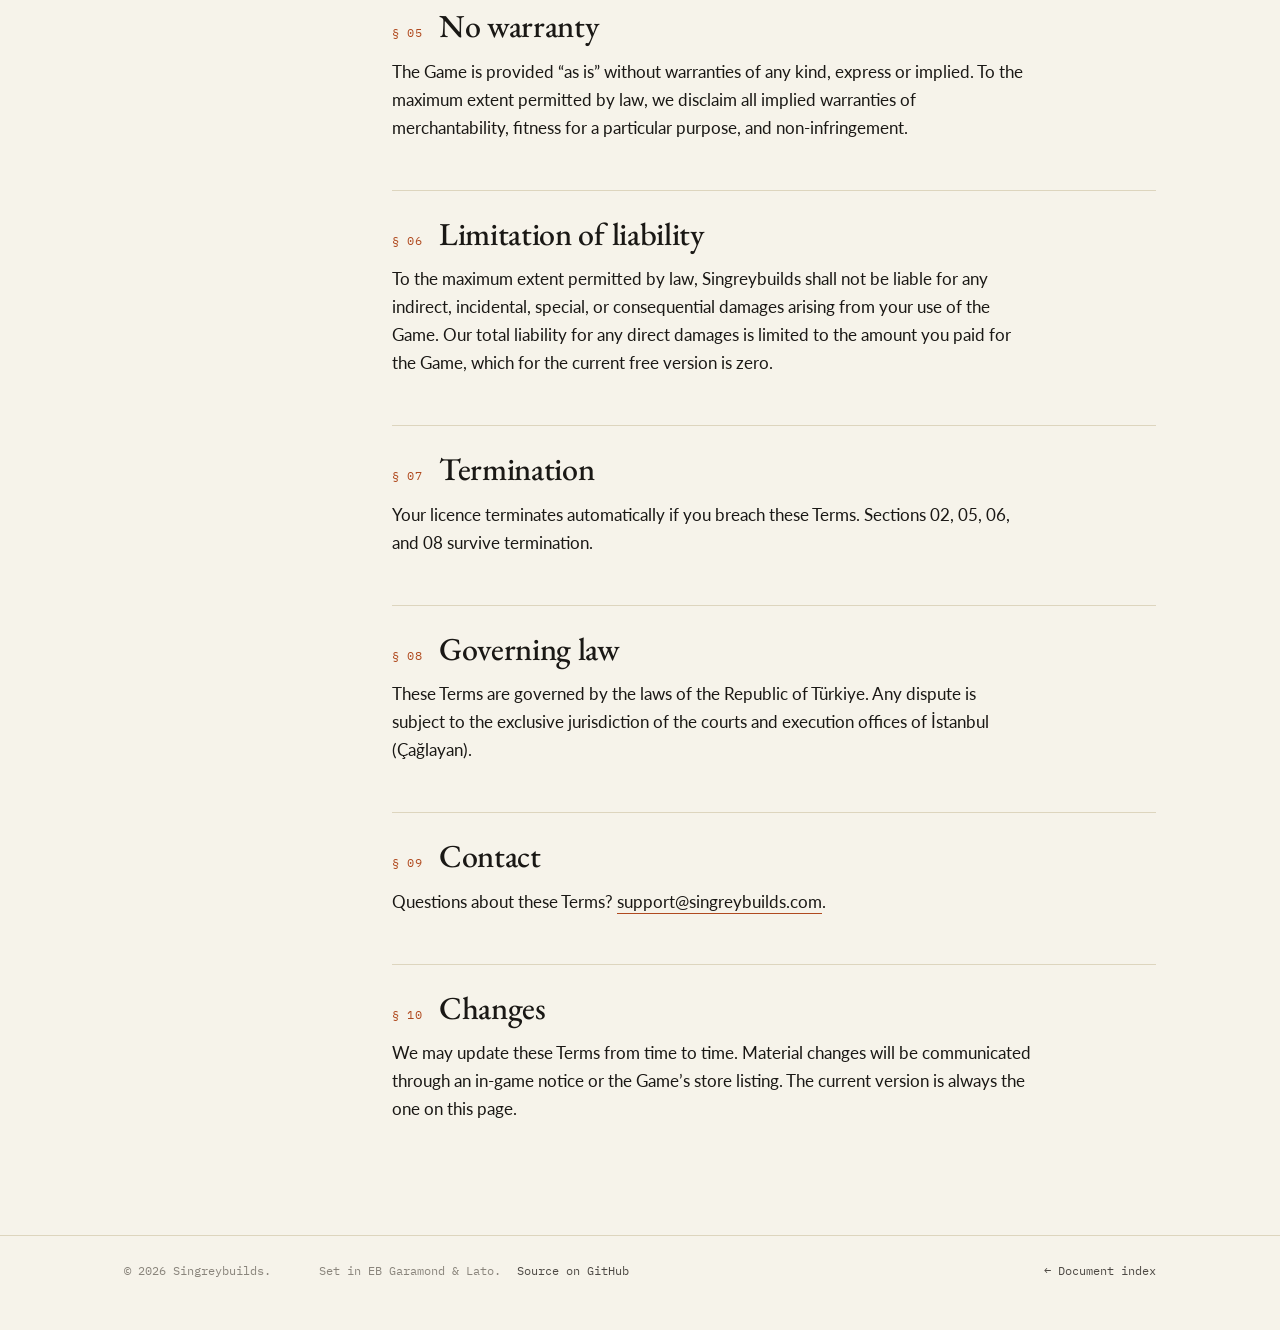
<file: terms.html>
<!doctype html>
<html lang="en">
  <head>
    <meta charset="utf-8" />
    <meta name="viewport" content="width=device-width, initial-scale=1" />
    <meta name="theme-color" content="#f6f3ea" />
    <title>Terms of Service — Castle of Shadows · Singreybuilds</title>
    <meta
      name="description"
      content="Terms of Service for the Castle of Shadows mobile game by Singreybuilds."
    />
    <link rel="stylesheet" href="style.css" />
  </head>
  <body>
    <a class="skip-link" href="#main">Skip to content</a>

    <header class="masthead">
      <div class="page">
        <a class="brand" href="index.html">
          <span class="mark">singreybuilds</span>
          <span class="slash">/legal</span>
        </a>
        <nav aria-label="Document index">
          <ul class="site-nav">
            <li><a href="privacy.html">Privacy</a></li>
            <li><a href="terms.html" aria-current="page">Terms</a></li>
            <li><a href="mailto:support@singreybuilds.com">Contact</a></li>
          </ul>
        </nav>
      </div>
    </header>

    <main id="main" class="page">
      <section class="intro">
        <p class="lang-switch">
          Bu sayfayı Türkçe okumak için &mdash; <a href="terms-tr.html">Türkçe</a>
        </p>
        <span class="eyebrow">№ 02 — Document for Castle of Shadows</span>
        <h1 class="display">Terms of <em>Service</em></h1>
        <p class="lede">
          The licence under which you may install and play Castle of
          Shadows, what we own, what you cannot do, and which courts
          have the last word.
        </p>
        <dl class="meta-bar">
          <div><dt>Issued</dt><dd>06 May 2026</dd></div>
          <div><dt>Publisher</dt><dd>Singreybuilds</dd></div>
          <div><dt>Language</dt><dd>EN · <a href="terms-tr.html">TR</a></dd></div>
          <div>
            <dt>Contact</dt>
            <dd><a href="mailto:support@singreybuilds.com">support@singreybuilds.com</a></dd>
          </div>
        </dl>
      </section>

      <div class="reader">
        <aside class="toc" aria-label="Table of contents">
          <span class="toc-label">In this document</span>
          <ol>
            <li><a href="#licence">Licence</a></li>
            <li><a href="#ip">Intellectual property</a></li>
            <li><a href="#use">Acceptable use</a></li>
            <li><a href="#updates">Updates</a></li>
            <li><a href="#warranty">No warranty</a></li>
            <li><a href="#liability">Limitation of liability</a></li>
            <li><a href="#termination">Termination</a></li>
            <li><a href="#law">Governing law</a></li>
            <li><a href="#contact">Contact</a></li>
            <li><a href="#changes">Changes</a></li>
          </ol>
        </aside>

        <article class="content">
          <p>
            These Terms govern your use of Castle of Shadows (the
            &ldquo;Game&rdquo;), published by Singreybuilds
            (&ldquo;we&rdquo;, &ldquo;us&rdquo;). By installing or playing
            the Game you agree to these Terms. If you do not agree, please
            do not use the Game.
          </p>

          <h2 id="licence"><span class="num">§ 01</span>Licence</h2>
          <p>
            We grant you a personal, non-exclusive, non-transferable,
            revocable licence to install and play the Game on devices you
            own or control, for non-commercial entertainment use. All other
            rights are reserved.
          </p>

          <h2 id="ip"><span class="num">§ 02</span>Intellectual property</h2>
          <p>
            The Game, including its code, art, music, sound effects,
            characters, names, and trademarks, is owned by Singreybuilds
            and protected by applicable intellectual property laws. You may
            capture in-game screenshots and short clips for personal,
            non-commercial sharing (streams, reviews, social posts) with
            attribution.
          </p>

          <h2 id="use"><span class="num">§ 03</span>Acceptable use</h2>
          <p>You agree not to:</p>
          <ul>
            <li>
              Reverse-engineer, decompile, or modify the Game beyond what
              applicable law allows;
            </li>
            <li>
              Use cheats, exploits, automation tools, or unauthorised
              third-party software to gain an unfair advantage;
            </li>
            <li>
              Sell, sublicense, rent, or redistribute the Game or any part
              of it;
            </li>
            <li>
              Use the Game in a way that violates law or the rights of
              others.
            </li>
          </ul>

          <h2 id="updates"><span class="num">§ 04</span>Updates</h2>
          <p>
            We may release updates that change, add, or remove features.
            We will try to keep your saved progress compatible across
            updates, but we cannot guarantee it in all cases (e.g. major
            version migrations).
          </p>

          <h2 id="warranty"><span class="num">§ 05</span>No warranty</h2>
          <p>
            The Game is provided &ldquo;as is&rdquo; without warranties of
            any kind, express or implied. To the maximum extent permitted
            by law, we disclaim all implied warranties of merchantability,
            fitness for a particular purpose, and non-infringement.
          </p>

          <h2 id="liability"><span class="num">§ 06</span>Limitation of liability</h2>
          <p>
            To the maximum extent permitted by law, Singreybuilds shall not
            be liable for any indirect, incidental, special, or consequential
            damages arising from your use of the Game. Our total liability
            for any direct damages is limited to the amount you paid for the
            Game, which for the current free version is zero.
          </p>

          <h2 id="termination"><span class="num">§ 07</span>Termination</h2>
          <p>
            Your licence terminates automatically if you breach these Terms.
            Sections 02, 05, 06, and 08 survive termination.
          </p>

          <h2 id="law"><span class="num">§ 08</span>Governing law</h2>
          <p>
            These Terms are governed by the laws of the Republic of Türkiye.
            Any dispute is subject to the exclusive jurisdiction of the
            courts and execution offices of İstanbul (Çağlayan).
          </p>

          <h2 id="contact"><span class="num">§ 09</span>Contact</h2>
          <p>
            Questions about these Terms?
            <a href="mailto:support@singreybuilds.com">support@singreybuilds.com</a>.
          </p>

          <h2 id="changes"><span class="num">§ 10</span>Changes</h2>
          <p>
            We may update these Terms from time to time. Material changes
            will be communicated through an in-game notice or the
            Game&rsquo;s store listing. The current version is always the
            one on this page.
          </p>
        </article>
      </div>
    </main>

    <footer class="colophon">
      <div class="page">
        <span>&copy; 2026 Singreybuilds.</span>
        <div class="colophon-meta">
          <span>Set in EB Garamond &amp; Lato.</span>
          <a href="https://github.com/SingreyG/castleofshadows-legal" target="_blank" rel="noopener"
            >Source on GitHub</a
          >
        </div>
        <a class="back" href="index.html">&larr; Document index</a>
      </div>
    </footer>
  </body>
</html>
</file>
<file: style.css>
/* Singreybuilds — Legal documents stylesheet
 * Editorial Swiss minimalism. Light warm ground, EB Garamond display,
 * Lato body, IBM Plex Mono for legal-meta marginalia. Two-column reader
 * layout on desktop, stacked single column on mobile.
 *
 * Design lineage: GOV.UK, Stripe legal, the Economist masthead — typed
 * not styled, hierarchy not gradient.
 */

@import url('https://fonts.googleapis.com/css2?family=EB+Garamond:ital,wght@0,400;0,500;0,600;1,400;1,500&family=IBM+Plex+Mono:wght@400;500&family=Lato:wght@300;400;700&display=swap');

:root {
  /* Palette — warm off-white ground, deep ink, burnt sienna accent.
   * Deliberately not pure white (avoids the corporate AI default), and
   * deliberately not the game's gothic dark — this is the studio surface. */
  --bg: #f6f3ea;
  --bg-card: #fbf8ee;
  --ink: #1a1815;
  --ink-soft: #4d4944;
  --ink-muted: #8a857c;
  --rule: #ddd5be;
  --rule-soft: #ebe4cc;
  --accent: #b04a1f;
  --accent-strong: #8e3812;
  --highlight: #fff4d9;

  /* Type scale — moderate ratio for editorial reading */
  --fs-tiny: 0.7rem;
  --fs-mono: 0.78rem;
  --fs-small: 0.875rem;
  --fs-base: 1.0625rem;
  --fs-md: 1.25rem;
  --fs-lg: 1.5625rem;
  --fs-xl: 2rem;
  --fs-display: clamp(2.4rem, 5.4vw + 1rem, 3.6rem);

  /* Spacing scale */
  --sp-1: 4px;
  --sp-2: 8px;
  --sp-3: 12px;
  --sp-4: 16px;
  --sp-5: 24px;
  --sp-6: 32px;
  --sp-7: 48px;
  --sp-8: 64px;
  --sp-9: 96px;

  --rule-line: 1px solid var(--rule);
}

* {
  box-sizing: border-box;
}

html {
  font-size: 16px;
  -webkit-text-size-adjust: 100%;
}

body {
  margin: 0;
  background: var(--bg);
  color: var(--ink);
  font-family: 'Lato', system-ui, -apple-system, BlinkMacSystemFont, sans-serif;
  font-size: var(--fs-base);
  line-height: 1.65;
  font-weight: 400;
  -webkit-font-smoothing: antialiased;
  text-rendering: optimizeLegibility;
}

::selection {
  background: var(--ink);
  color: var(--bg);
}

a {
  color: inherit;
}

/* ---------- LAYOUT ----------------------------------------------------- */

.page {
  max-width: 1080px;
  margin: 0 auto;
  padding: 0 var(--sp-5);
}

.skip-link {
  position: absolute;
  left: var(--sp-4);
  top: -48px;
  background: var(--ink);
  color: var(--bg);
  padding: var(--sp-2) var(--sp-4);
  font-family: 'IBM Plex Mono', monospace;
  font-size: var(--fs-small);
  text-decoration: none;
  z-index: 50;
}
.skip-link:focus {
  top: var(--sp-3);
}

/* ---------- MASTHEAD --------------------------------------------------- */

.masthead {
  border-bottom: var(--rule-line);
  padding: var(--sp-5) 0;
  margin-bottom: var(--sp-7);
}

.masthead .page {
  display: flex;
  align-items: baseline;
  justify-content: space-between;
  gap: var(--sp-5);
  flex-wrap: wrap;
}

.brand {
  display: inline-flex;
  align-items: baseline;
  gap: var(--sp-3);
  text-decoration: none;
  color: var(--ink);
  font-family: 'EB Garamond', serif;
  font-weight: 500;
  font-size: var(--fs-md);
  letter-spacing: -0.005em;
}
.brand .mark {
  font-style: italic;
}
.brand .slash {
  font-family: 'IBM Plex Mono', monospace;
  font-size: var(--fs-mono);
  font-weight: 400;
  letter-spacing: 0.05em;
  color: var(--ink-muted);
  border: 1px solid var(--rule);
  padding: 1px 6px 2px;
  border-radius: 2px;
}

.site-nav {
  display: flex;
  gap: var(--sp-5);
  list-style: none;
  margin: 0;
  padding: 0;
  font-family: 'IBM Plex Mono', monospace;
  font-size: var(--fs-mono);
  text-transform: uppercase;
  letter-spacing: 0.12em;
}
.site-nav a {
  text-decoration: none;
  color: var(--ink-soft);
  padding-bottom: 2px;
  border-bottom: 1px solid transparent;
  transition: color 180ms ease, border-color 180ms ease;
}
.site-nav a:hover,
.site-nav a[aria-current='page'] {
  color: var(--accent);
  border-bottom-color: var(--accent);
}

/* ---------- INTRO BLOCK ------------------------------------------------ */

.intro {
  margin-bottom: var(--sp-6);
}

.eyebrow {
  display: block;
  font-family: 'IBM Plex Mono', monospace;
  font-size: var(--fs-mono);
  text-transform: uppercase;
  letter-spacing: 0.18em;
  color: var(--accent);
  margin: 0 0 var(--sp-3);
}

h1.display {
  font-family: 'EB Garamond', serif;
  font-weight: 500;
  font-size: var(--fs-display);
  line-height: 1.04;
  letter-spacing: -0.018em;
  color: var(--ink);
  margin: 0 0 var(--sp-4);
}
h1.display em {
  font-style: italic;
  font-weight: 400;
  color: var(--ink-soft);
}

.lede {
  font-family: 'EB Garamond', serif;
  font-weight: 400;
  font-size: var(--fs-md);
  line-height: 1.55;
  color: var(--ink-soft);
  max-width: 56ch;
  margin: 0 0 var(--sp-5);
}

/* Meta strip — formal "this document" stamp */
.meta-bar {
  display: grid;
  grid-template-columns: repeat(auto-fit, minmax(170px, 1fr));
  gap: var(--sp-4);
  font-family: 'IBM Plex Mono', monospace;
  font-size: var(--fs-mono);
  border-top: var(--rule-line);
  border-bottom: var(--rule-line);
  padding: var(--sp-4) 0;
}
.meta-bar dt {
  display: block;
  text-transform: uppercase;
  letter-spacing: 0.16em;
  color: var(--ink-muted);
  font-size: var(--fs-tiny);
  margin-bottom: var(--sp-1);
}
.meta-bar dd {
  margin: 0;
  color: var(--ink);
  font-size: var(--fs-small);
}
.meta-bar a {
  color: var(--ink);
  text-decoration: none;
  border-bottom: 1px solid var(--rule);
}
.meta-bar a:hover {
  color: var(--accent);
  border-bottom-color: var(--accent);
}

/* ---------- TWO-COLUMN BODY ------------------------------------------- */

.reader {
  display: grid;
  grid-template-columns: 220px 1fr;
  gap: var(--sp-7);
  margin-top: var(--sp-7);
}
@media (max-width: 880px) {
  .reader {
    grid-template-columns: 1fr;
    gap: var(--sp-5);
  }
}

/* TOC — sticky aside on desktop, inline strip on mobile */
.toc {
  position: sticky;
  top: var(--sp-5);
  align-self: start;
  font-family: 'IBM Plex Mono', monospace;
  font-size: var(--fs-mono);
  border-left: var(--rule-line);
  padding-left: var(--sp-4);
}
@media (max-width: 880px) {
  .toc {
    position: static;
    border-left: none;
    border-top: var(--rule-line);
    border-bottom: var(--rule-line);
    padding: var(--sp-4) 0;
  }
}
.toc-label {
  display: block;
  font-size: var(--fs-tiny);
  text-transform: uppercase;
  letter-spacing: 0.16em;
  color: var(--ink-muted);
  margin-bottom: var(--sp-3);
}
.toc ol {
  list-style: none;
  margin: 0;
  padding: 0;
  counter-reset: section;
}
.toc li {
  counter-increment: section;
  padding: 3px 0;
  display: flex;
  gap: var(--sp-3);
  align-items: baseline;
}
.toc li::before {
  content: counter(section, decimal-leading-zero);
  flex-shrink: 0;
  color: var(--ink-muted);
  font-size: var(--fs-tiny);
  letter-spacing: 0.05em;
  width: 1.6em;
}
.toc a {
  text-decoration: none;
  color: var(--ink-soft);
  line-height: 1.45;
  transition: color 180ms ease;
}
.toc a:hover {
  color: var(--accent);
}

/* CONTENT — main reading column */
.content {
  min-width: 0;
}

.content h2 {
  font-family: 'EB Garamond', serif;
  font-weight: 500;
  font-size: var(--fs-xl);
  line-height: 1.2;
  letter-spacing: -0.01em;
  color: var(--ink);
  margin: var(--sp-7) 0 var(--sp-3);
  padding-top: var(--sp-5);
  border-top: var(--rule-line);
  display: flex;
  align-items: baseline;
  gap: var(--sp-4);
}
.content h2:first-of-type {
  margin-top: 0;
  padding-top: 0;
  border-top: none;
}
.content h2 .num {
  font-family: 'IBM Plex Mono', monospace;
  font-weight: 400;
  font-size: 0.78rem;
  letter-spacing: 0.06em;
  color: var(--accent);
  flex-shrink: 0;
  padding-top: 0.25em;
}

.content p,
.content ul,
.content ol {
  max-width: 64ch;
  margin: 0 0 var(--sp-4);
}
.content ul,
.content ol {
  padding-left: var(--sp-5);
}
.content li {
  margin: var(--sp-2) 0;
}
.content a {
  color: var(--ink);
  text-decoration: none;
  border-bottom: 1px solid var(--accent);
  padding-bottom: 1px;
  transition: color 180ms ease, background 180ms ease;
}
.content a:hover {
  color: var(--accent);
  background: var(--highlight);
}
.content code {
  font-family: 'IBM Plex Mono', monospace;
  font-size: 0.92em;
  background: var(--highlight);
  border: 1px solid var(--rule-soft);
  padding: 0.05em 0.4em;
  border-radius: 2px;
}
.content em {
  font-style: italic;
}
.content strong {
  font-weight: 700;
}

/* Lang switch above title */
.lang-switch {
  font-family: 'IBM Plex Mono', monospace;
  font-size: var(--fs-mono);
  color: var(--ink-muted);
  margin: 0 0 var(--sp-5);
  letter-spacing: 0.04em;
}
.lang-switch a {
  color: var(--ink);
  text-decoration: none;
  border-bottom: 1px solid var(--rule);
  padding-bottom: 1px;
}
.lang-switch a:hover {
  color: var(--accent);
  border-bottom-color: var(--accent);
}

/* ---------- INDEX-PAGE BLOCKS ----------------------------------------- */

.docs-grid {
  display: grid;
  grid-template-columns: 1fr 1fr;
  gap: 0;
  margin: var(--sp-6) 0 var(--sp-7);
  border-top: var(--rule-line);
  border-bottom: var(--rule-line);
}
@media (max-width: 720px) {
  .docs-grid {
    grid-template-columns: 1fr;
  }
}

.doc-card {
  display: flex;
  flex-direction: column;
  padding: var(--sp-6) var(--sp-5);
  border-right: var(--rule-line);
  background: transparent;
  text-decoration: none;
  color: inherit;
  position: relative;
  transition: background 180ms ease;
}
.doc-card:last-child {
  border-right: none;
}
@media (max-width: 720px) {
  .doc-card {
    border-right: none;
    border-bottom: var(--rule-line);
  }
  .doc-card:last-child {
    border-bottom: none;
  }
}
.doc-card:hover {
  background: var(--bg-card);
}

.doc-card .card-num {
  font-family: 'IBM Plex Mono', monospace;
  font-size: var(--fs-tiny);
  text-transform: uppercase;
  letter-spacing: 0.18em;
  color: var(--accent);
  margin-bottom: var(--sp-3);
}
.doc-card h3 {
  font-family: 'EB Garamond', serif;
  font-weight: 500;
  font-size: var(--fs-lg);
  line-height: 1.15;
  letter-spacing: -0.01em;
  color: var(--ink);
  margin: 0 0 var(--sp-3);
}
.doc-card .card-desc {
  font-size: var(--fs-small);
  color: var(--ink-soft);
  line-height: 1.55;
  margin: 0 0 var(--sp-4);
  max-width: 36ch;
}
.doc-card .langs {
  display: flex;
  gap: var(--sp-3);
  font-family: 'IBM Plex Mono', monospace;
  font-size: var(--fs-mono);
  margin-top: auto;
  padding-top: var(--sp-3);
  border-top: 1px solid var(--rule-soft);
  flex-wrap: wrap;
}
.doc-card .lang-link {
  color: var(--ink);
  text-decoration: none;
  border-bottom: 1px solid var(--accent);
  padding-bottom: 1px;
  transition: background 180ms ease;
}
.doc-card .lang-link:hover {
  background: var(--highlight);
}

.section-hed {
  font-family: 'IBM Plex Mono', monospace;
  font-size: var(--fs-mono);
  text-transform: uppercase;
  letter-spacing: 0.18em;
  color: var(--ink-muted);
  margin: var(--sp-7) 0 var(--sp-3);
  padding-top: var(--sp-4);
  border-top: var(--rule-line);
}

.contact-block {
  display: flex;
  justify-content: space-between;
  align-items: baseline;
  gap: var(--sp-5);
  flex-wrap: wrap;
  padding: var(--sp-5) 0 var(--sp-7);
}
.contact-block .row {
  max-width: 38ch;
}
.contact-block h3 {
  font-family: 'EB Garamond', serif;
  font-weight: 500;
  font-size: var(--fs-lg);
  margin: 0 0 var(--sp-2);
}
.contact-block p {
  margin: 0;
  font-size: var(--fs-small);
  color: var(--ink-soft);
}
.contact-block .email {
  display: inline-block;
  font-family: 'IBM Plex Mono', monospace;
  font-size: var(--fs-small);
  color: var(--ink);
  text-decoration: none;
  padding: var(--sp-3) var(--sp-4);
  border: 1px solid var(--ink);
  background: transparent;
  letter-spacing: 0.02em;
  transition: background 180ms ease, color 180ms ease;
}
.contact-block .email:hover {
  background: var(--ink);
  color: var(--bg);
}

/* ---------- COLOPHON / FOOTER ---------------------------------------- */

.colophon {
  border-top: var(--rule-line);
  margin-top: var(--sp-9);
  padding: var(--sp-5) 0 var(--sp-7);
  font-family: 'IBM Plex Mono', monospace;
  font-size: var(--fs-mono);
  color: var(--ink-muted);
}
.colophon .page {
  display: flex;
  flex-wrap: wrap;
  gap: var(--sp-5) var(--sp-7);
  align-items: baseline;
}
.colophon .colophon-meta {
  display: flex;
  gap: var(--sp-4);
  flex-wrap: wrap;
}
.colophon a {
  color: var(--ink-soft);
  text-decoration: none;
  border-bottom: 1px solid transparent;
}
.colophon a:hover {
  color: var(--accent);
  border-bottom-color: var(--accent);
}
.colophon .back {
  margin-left: auto;
}

/* ---------- ACCESSIBILITY UTILITIES ---------------------------------- */

a:focus-visible,
button:focus-visible {
  outline: 2px solid var(--accent);
  outline-offset: 3px;
  border-radius: 1px;
}

@media (prefers-reduced-motion: reduce) {
  * {
    transition: none !important;
    animation: none !important;
  }
}

/* ---------- PRINT ----------------------------------------------------- */

@media print {
  body {
    background: white;
    color: black;
    font-size: 11pt;
  }
  .masthead .site-nav,
  .toc,
  .lang-switch,
  .colophon,
  .skip-link {
    display: none;
  }
  .reader {
    display: block;
  }
  .meta-bar {
    border-color: black;
  }
  a {
    color: black;
    border-bottom: none;
  }
  .content h2 {
    page-break-after: avoid;
  }
}
</file>
